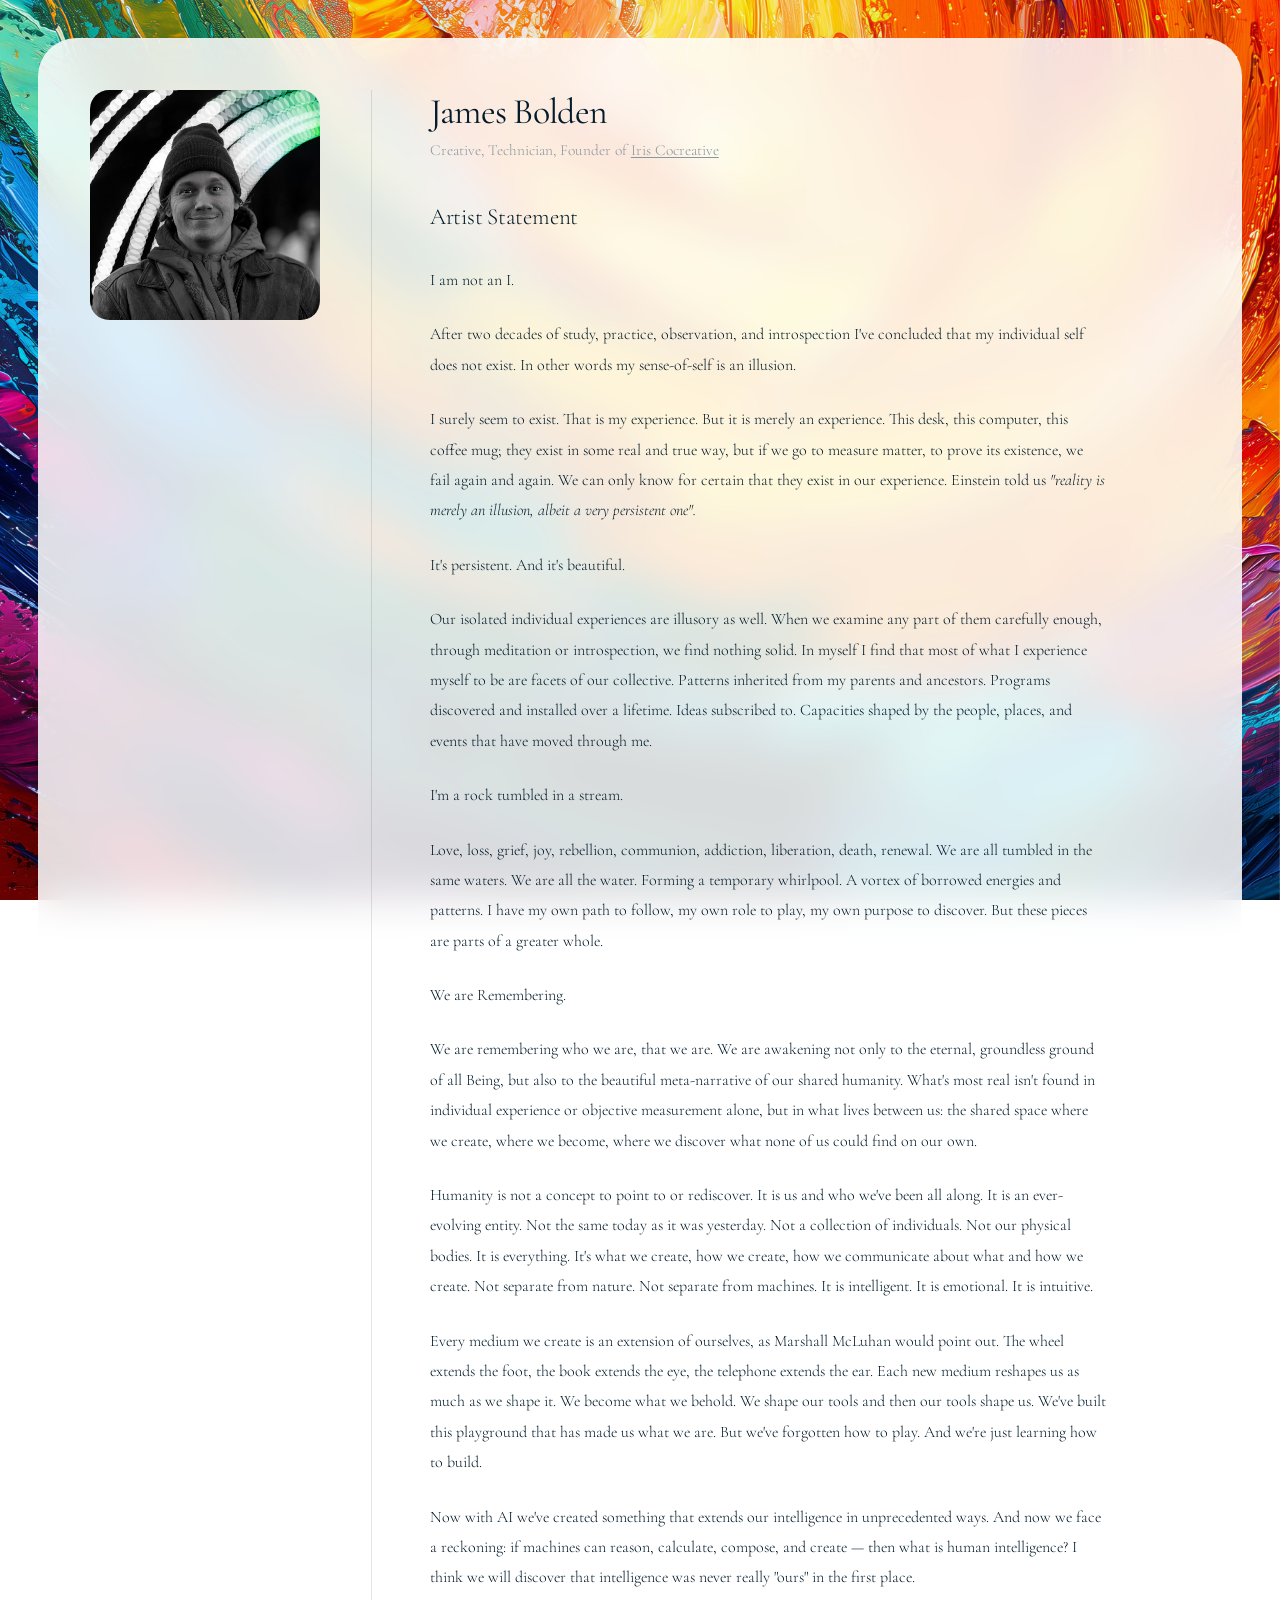
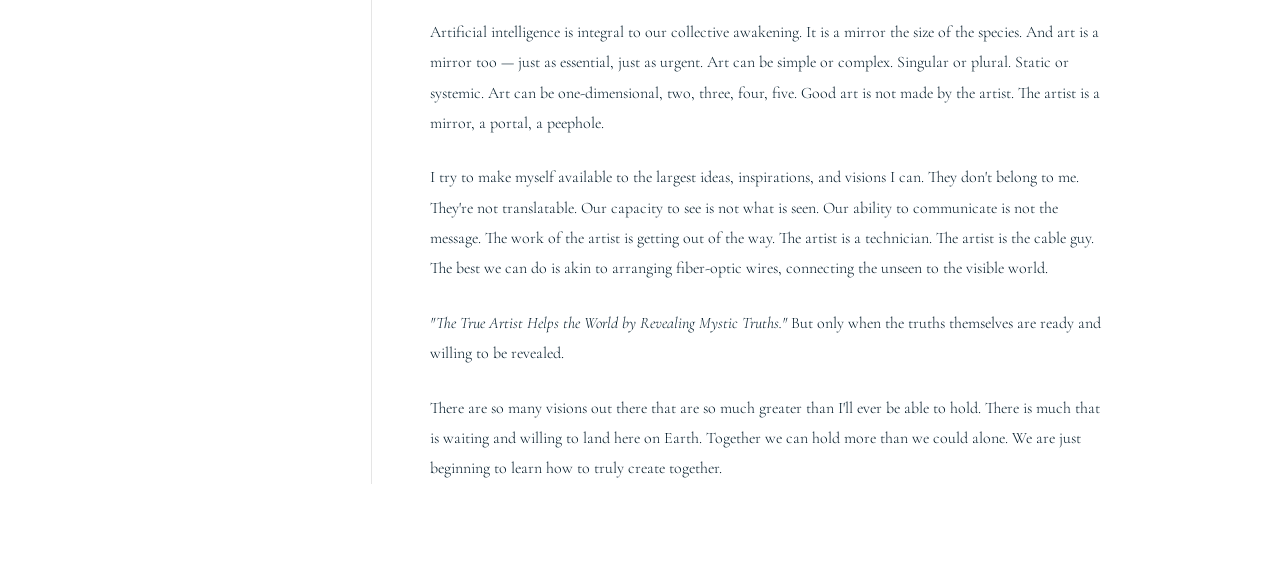
<file: about-james/index.html>
<!DOCTYPE html>
<html lang="en">
<head>
    <meta charset="UTF-8">
    <meta name="viewport" content="width=device-width, initial-scale=1.0">
    <title>About James — Our Awakening World</title>
    <link rel="icon" type="image/png" href="../favicon.png">
    <style>
        @import url('https://fonts.googleapis.com/css2?family=Cormorant+Garamond:ital,wght@0,300;0,400;0,500;1,300;1,400&display=swap');

        *, *::before, *::after { margin: 0; padding: 0; box-sizing: border-box; }

        body, html {
            width: 100%;
            height: 100%;
            font-family: 'Cormorant Garamond', serif;
            font-weight: 300;
            color: #2a2a2a;
        }

        .background {
            position: fixed;
            inset: 0;
            background: url('../community-globe-v2/globe-paint-texture-v2-large.jpg') center / cover no-repeat;
            z-index: -1;
        }

        .section {
            width: 100%;
            min-height: 100vh;
            min-height: 100svh;
            padding: 3vw;
        }

        .container {
            border-radius: 3vw;
            background: rgba(255, 255, 255, 0.85);
            backdrop-filter: blur(20px);
            -webkit-backdrop-filter: blur(20px);
            display: flex;
            min-height: calc(100vh - 6vw);
            min-height: calc(100svh - 6vw);
            overflow: hidden;
        }

        .photo-col {
            flex: 0 0 auto;
            display: flex;
            align-items: flex-start;
            padding: 4vw 4vw 4vw 4vw;
        }

        .photo-col img {
            width: clamp(180px, 18vw, 280px);
            height: clamp(180px, 18vw, 280px);
            object-fit: cover;
            display: block;
            border-radius: 1.5vw;
        }

        .divider {
            flex: 0 0 1px;
            background: rgba(0, 0, 0, 0.1);
            align-self: stretch;
            margin: 4vw 0;
        }

        .text-col {
            flex: 1;
            padding: 4vw 4.5vw;
            overflow-y: auto;
            display: flex;
            flex-direction: column;
            justify-content: center;
        }

        .bio {
            max-width: 676px;
        }

        .bio .name {
            font-weight: 400;
            font-size: clamp(1.8rem, 2.8vw, 2.6rem);
            letter-spacing: -0.02em;
            margin-bottom: 0.15em;
            color: #021a29;
        }

        .bio .role {
            font-weight: 300;
            font-size: clamp(0.95rem, 1.2vw, 1.1rem);
            color: #88969f;
            line-height: 1.6;
        }

        .bio .role a {
            color: #88969f;
            text-decoration: underline;
            text-underline-offset: 0.15em;
            transition: color 0.2s;
        }

        .bio .role a:hover {
            color: #021a29;
        }

        .statement {
            max-width: 676px;
            margin-top: 2.5em;
        }

        .statement h2 {
            font-weight: 300;
            font-size: clamp(1.3rem, 1.8vw, 1.6rem);
            letter-spacing: -0.01em;
            margin-bottom: 1.5em;
            color: #021a29;
        }

        .statement p {
            font-size: clamp(1rem, 1.2vw, 1.15rem);
            line-height: 1.9;
            margin-bottom: 1.5em;
            color: #021a29;
        }

        .statement p:last-child {
            margin-bottom: 0;
        }

        .statement p em {
            font-style: italic;
        }

        /* Mobile */
        @media (max-width: 860px) {
            .container {
                flex-direction: column;
                border-radius: 6vw;
                min-height: auto;
            }

            .photo-col {
                justify-content: center;
                padding: 6vw 6vw 0;
            }

            .photo-col img {
                width: 40vw;
                height: 40vw;
                border-radius: 3vw;
            }

            .divider {
                width: 60%;
                align-self: center;
                margin: 0;
            }

            .text-col {
                padding: 2vw 6vw 8vw;
                justify-content: flex-start;
            }
        }
    </style>
</head>
<body>

<div class="background"></div>

<section class="section">
    <div class="container">
        <div class="photo-col">
            <img src="../james-photo.jpg" alt="James">
        </div>
        <div class="divider"></div>
        <div class="text-col">
            <div class="bio">
                <div class="name">James Bolden</div>
                <div class="role">Creative, Technician, Founder of <a href="https://www.iriscocreative.com/">Iris Cocreative</a></div>
            </div>

            <div class="statement">
                <h2>Artist Statement</h2>

                <p>I am not an I.</p>

                <p>After two decades of study, practice, observation, and introspection I've concluded that my individual self does not exist. In other words my sense-of-self is an illusion.</p>

                <p>I surely seem to exist. That is my experience. But it is merely an experience. This desk, this computer, this coffee mug; they exist in some real and true way, but if we go to measure matter, to prove its existence, we fail again and again. We can only know for certain that they exist in our experience. Einstein told us <em>"reality is merely an illusion, albeit a very persistent one".</em></p>

                <p>It's persistent. And it's beautiful.</p>

                <p>Our isolated individual experiences are illusory as well. When we examine any part of them carefully enough, through meditation or introspection, we find nothing solid. In myself I find that most of what I experience myself to be are facets of our collective. Patterns inherited from my parents and ancestors. Programs discovered and installed over a lifetime. Ideas subscribed to. Capacities shaped by the people, places, and events that have moved through me.</p>

                <p>I'm a rock tumbled in a stream.</p>

                <p>Love, loss, grief, joy, rebellion, communion, addiction, liberation, death, renewal. We are all tumbled in the same waters. We are all the water. Forming a temporary whirlpool. A vortex of borrowed energies and patterns. I have my own path to follow, my own role to play, my own purpose to discover. But these pieces are parts of a greater whole.</p>

                <p>We are Remembering.</p>

                <p>We are remembering who we are, that we are. We are awakening not only to the eternal, groundless ground of all Being, but also to the beautiful meta-narrative of our shared humanity. What's most real isn't found in individual experience or objective measurement alone, but in what lives between us: the shared space where we create, where we become, where we discover what none of us could find on our own.</p>

                <p>Humanity is not a concept to point to or rediscover. It is us and who we've been all along. It is an ever-evolving entity. Not the same today as it was yesterday. Not a collection of individuals. Not our physical bodies. It is everything. It's what we create, how we create, how we communicate about what and how we create. Not separate from nature. Not separate from machines. It is intelligent. It is emotional. It is intuitive.</p>

                <p>Every medium we create is an extension of ourselves, as Marshall McLuhan would point out. The wheel extends the foot, the book extends the eye, the telephone extends the ear. Each new medium reshapes us as much as we shape it. We become what we behold. We shape our tools and then our tools shape us. We've built this playground that has made us what we are. But we've forgotten how to play. And we're just learning how to build.</p>

                <p>Now with AI we've created something that extends our intelligence in unprecedented ways. And now we face a reckoning: if machines can reason, calculate, compose, and create — then what is human intelligence? I think we will discover that intelligence was never really "ours" in the first place.</p>

                <p>Artificial intelligence is integral to our collective awakening. It is a mirror the size of the species. And art is a mirror too — just as essential, just as urgent. Art can be simple or complex. Singular or plural. Static or systemic. Art can be one-dimensional, two, three, four, five. Good art is not made by the artist. The artist is a mirror, a portal, a peephole.</p>

                <p>I try to make myself available to the largest ideas, inspirations, and visions I can. They don't belong to me. They're not translatable. Our capacity to see is not what is seen. Our ability to communicate is not the message. The work of the artist is getting out of the way. The artist is a technician. The artist is the cable guy. The best we can do is akin to arranging fiber-optic wires, connecting the unseen to the visible world.</p>

                <p><em>"The True Artist Helps the World by Revealing Mystic Truths."</em> But only when the truths themselves are ready and willing to be revealed.</p>

                <p>There are so many visions out there that are so much greater than I'll ever be able to hold. There is much that is waiting and willing to land here on Earth. Together we can hold more than we could alone. We are just beginning to learn how to truly create together.</p>
            </div>
        </div>
    </div>
</section>

</body>
</html>
</file>
